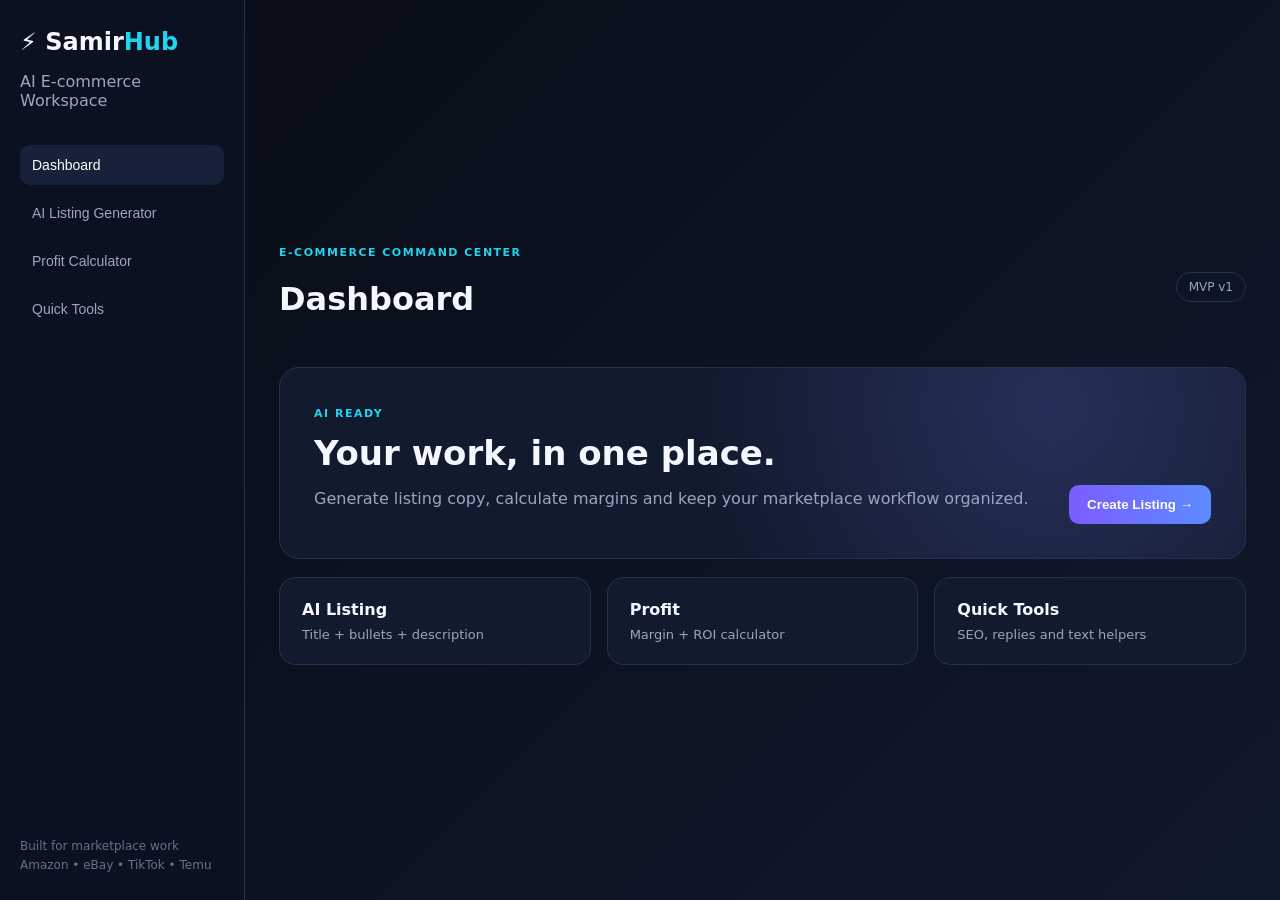
<file: index.html>
<!doctype html>
<html lang="en">
<head>
<meta charset="UTF-8"><meta name="viewport" content="width=device-width,initial-scale=1.0">
<title>Samir AI E-commerce Hub</title><link rel="stylesheet" href="style.css">
</head>
<body>
<div class="app"><aside><div class="brand">⚡ Samir<span>Hub</span></div><p class="muted">AI E-commerce Workspace</p><nav><button class="nav active" data-page="dashboard">Dashboard</button><button class="nav" data-page="listing">AI Listing Generator</button><button class="nav" data-page="profit">Profit Calculator</button><button class="nav" data-page="tools">Quick Tools</button></nav><div class="side-note">Built for marketplace work<br>Amazon • eBay • TikTok • Temu</div></aside><main><header><div><p class="eyebrow">E-COMMERCE COMMAND CENTER</p><h1 id="title">Dashboard</h1></div><div class="pill">MVP v1</div></header><section id="dashboard" class="page active"><div class="hero"><div><span class="badge">AI READY</span><h2>Your work, in one place.</h2><p>Generate listing copy, calculate margins and keep your marketplace workflow organized.</p></div><button class="primary jump" data-page="listing">Create Listing →</button></div><div class="cards"><div class="card"><b>AI Listing</b><span>Title + bullets + description</span></div><div class="card"><b>Profit</b><span>Margin + ROI calculator</span></div><div class="card"><b>Quick Tools</b><span>SEO, replies and text helpers</span></div></div></section><section id="listing" class="page"><div class="panel"><div class="panel-head"><div><h3>AI Listing Generator</h3><p>Enter product details and generate marketplace-ready copy.</p></div><select id="tone"><option>Professional</option><option>Premium</option><option>Simple</option><option>SEO Focused</option></select></div><div class="grid2"><label>Product name<input id="product" placeholder="e.g. Stainless Steel Water Bottle"></label><label>Brand<input id="brand" placeholder="e.g. SAM Retail"></label><label class="full">Key features<textarea id="features" placeholder="Leak proof, 750ml, stainless steel, insulated..."></textarea></label><label>Marketplace<select id="market"><option>Amazon</option><option>eBay</option><option>TikTok Shop</option><option>Temu</option><option>Shopify</option></select></label><label>Keywords<input id="keywords" placeholder="water bottle, flask, gym, travel"></label></div><button class="primary" id="generate">Generate Listing</button><div id="output" class="output hidden"></div></div></section><section id="profit" class="page"><div class="panel"><h3>Profit Calculator</h3><div class="grid2"><label>Cost price<input id="cost" type="number" value="400"></label><label>Selling price<input id="sell" type="number" value="500"></label><label>Marketplace fees<input id="fees" type="number" value="50"></label><label>Shipping<input id="shipping" type="number" value="0"></label></div><button class="primary" id="calc">Calculate</button><div id="profitOut" class="stats"></div></div></section><section id="tools" class="page"><div class="tools"><div class="tool"><h3>💬 Customer Reply</h3><textarea id="replyIn" placeholder="Paste customer message..."></textarea><button class="secondary" id="replyBtn">Draft Reply</button><div id="replyOut" class="miniout"></div></div><div class="tool"><h3>🔎 SEO Keywords</h3><input id="seoIn" placeholder="Product name"><button class="secondary" id="seoBtn">Suggest Keywords</button><div id="seoOut" class="miniout"></div></div></div></section></main></div><script src="app.js"></script></body></html>
</file>
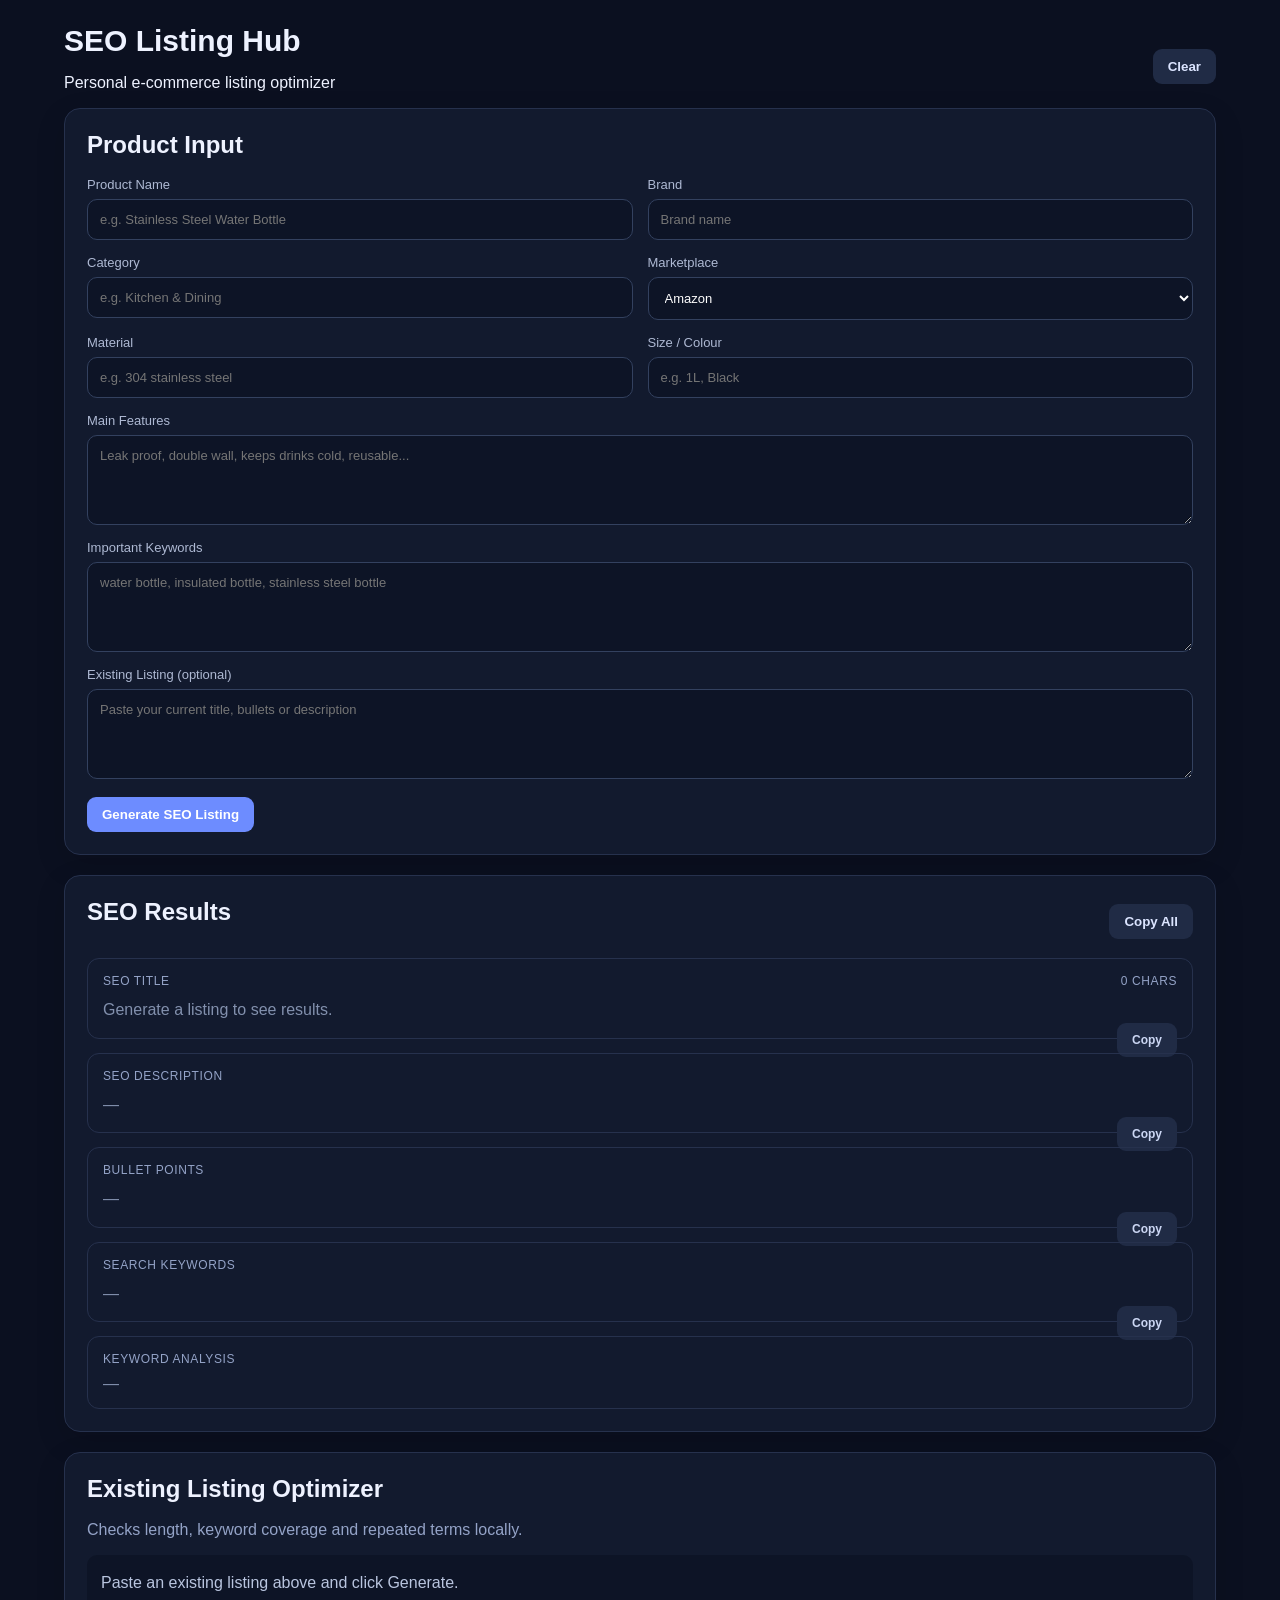
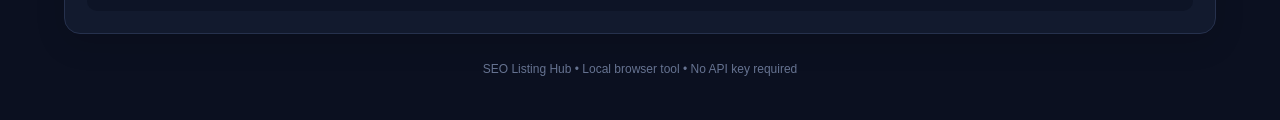
<file: seo-listing-hub/index.html>
<!doctype html><html lang="en"><head><meta charset="UTF-8"><meta name="viewport" content="width=device-width,initial-scale=1"><title>SEO Listing Hub</title><link rel="stylesheet" href="style.css"></head><body><div class="app"><header><div><h1>SEO Listing Hub</h1><p>Personal e-commerce listing optimizer</p></div><button id="clearBtn" class="ghost">Clear</button></header><main><section class="panel"><h2>Product Input</h2><div class="grid"><label>Product Name<input id="product" placeholder="e.g. Stainless Steel Water Bottle"></label><label>Brand<input id="brand" placeholder="Brand name"></label><label>Category<input id="category" placeholder="e.g. Kitchen & Dining"></label><label>Marketplace<select id="marketplace"><option>Amazon</option><option>eBay</option><option>Shopify</option><option>TikTok Shop</option><option>Temu</option></select></label><label>Material<input id="material" placeholder="e.g. 304 stainless steel"></label><label>Size / Colour<input id="variant" placeholder="e.g. 1L, Black"></label><label class="wide">Main Features<textarea id="features" placeholder="Leak proof, double wall, keeps drinks cold, reusable..."></textarea></label><label class="wide">Important Keywords<textarea id="keywords" placeholder="water bottle, insulated bottle, stainless steel bottle"></textarea></label><label class="wide">Existing Listing (optional)<textarea id="existing" placeholder="Paste your current title, bullets or description"></textarea></label></div><button id="generateBtn" class="primary">Generate SEO Listing</button></section><section class="panel"><div class="result-head"><h2>SEO Results</h2><button id="copyAll" class="ghost">Copy All</button></div><div class="result"><div class="label">SEO Title <span id="titleCount">0 chars</span></div><div id="outTitle" class="output muted">Generate a listing to see results.</div><button class="copy" data-target="outTitle">Copy</button></div><div class="result"><div class="label">SEO Description</div><div id="outDesc" class="output muted">—</div><button class="copy" data-target="outDesc">Copy</button></div><div class="result"><div class="label">Bullet Points</div><div id="outBullets" class="output muted">—</div><button class="copy" data-target="outBullets">Copy</button></div><div class="result"><div class="label">Search Keywords</div><div id="outKeywords" class="output muted">—</div><button class="copy" data-target="outKeywords">Copy</button></div><div class="result"><div class="label">Keyword Analysis</div><div id="analysis" class="table-wrap muted">—</div></div></section><section class="panel"><h2>Existing Listing Optimizer</h2><p class="hint">Checks length, keyword coverage and repeated terms locally.</p><div id="audit" class="audit">Paste an existing listing above and click Generate.</div></section></main><footer>SEO Listing Hub • Local browser tool • No API key required</footer></div><script src="app.js"></script></body></html>
</file>
<file: style.css>
:root{--bg:#0b1020;--panel:#121a2d;--line:#25314c;--text:#f4f7ff;--muted:#9aa7bf;--accent:#7c5cff;--accent2:#22d3ee}*{box-sizing:border-box}body{margin:0;background:linear-gradient(135deg,#080c17,#10182b);color:var(--text);font-family:Inter,system-ui,Arial}.app{display:flex;min-height:100vh}aside{width:245px;border-right:1px solid var(--line);padding:28px 20px;background:#0b1120}.brand{font-size:24px;font-weight:800}.brand span{color:var(--accent2)}.muted,.panel p,.hero p{color:var(--muted)}nav{margin-top:35px;display:grid;gap:8px}.nav{background:none;border:0;color:var(--muted);text-align:left;padding:12px;border-radius:10px;cursor:pointer;font-size:14px}.nav.active,.nav:hover{background:#18213a;color:#fff}.side-note{position:absolute;bottom:25px;color:#64718a;font-size:12px;line-height:1.6}main{flex:1;padding:34px;max-width:1250px;margin:auto;width:100%}header{display:flex;justify-content:space-between;align-items:center;margin-bottom:28px}.eyebrow,.badge{font-size:11px;letter-spacing:1.5px;color:var(--accent2);font-weight:700}.pill{border:1px solid var(--line);padding:7px 12px;border-radius:99px;color:var(--muted);font-size:12px}.page{display:none}.page.active{display:block}.hero{padding:34px;border:1px solid var(--line);border-radius:20px;background:radial-gradient(circle at 80% 20%,#25305a,transparent 45%),var(--panel);display:flex;justify-content:space-between;gap:25px;align-items:end}.hero h2{font-size:34px;margin:12px 0}.cards,.tools{display:grid;grid-template-columns:repeat(3,1fr);gap:16px;margin-top:18px}.card,.tool,.panel{background:var(--panel);border:1px solid var(--line);border-radius:16px;padding:22px}.card{display:grid;gap:8px}.card span{color:var(--muted);font-size:13px}.panel{max-width:1000px}.panel-head{display:flex;justify-content:space-between;gap:20px}.grid2{display:grid;grid-template-columns:1fr 1fr;gap:16px;margin:22px 0}label{display:grid;gap:7px;color:#cbd5e1;font-size:13px}.full{grid-column:1/-1}input,textarea,select{width:100%;background:#0c1324;border:1px solid var(--line);border-radius:10px;color:#fff;padding:12px;font:inherit}textarea{min-height:105px;resize:vertical}.primary,.secondary{border:0;border-radius:10px;padding:12px 18px;color:#fff;font-weight:700;cursor:pointer}.primary{background:linear-gradient(90deg,var(--accent),#5b8cff)}.secondary{background:#202b46}.output,.miniout{margin-top:18px;background:#0a1020;border:1px solid var(--line);border-radius:12px;padding:18px;line-height:1.6;white-space:pre-wrap}.hidden{display:none}.stats{display:flex;gap:14px;margin-top:18px;flex-wrap:wrap}.stat{background:#0a1020;border:1px solid var(--line);padding:16px;border-radius:12px;min-width:150px}.stat b{display:block;font-size:22px}.stat span{color:var(--muted);font-size:12px}@media(max-width:800px){aside{width:190px}.cards,.tools{grid-template-columns:1fr}.hero{display:block}.grid2{grid-template-columns:1fr}.full{grid-column:auto}}
</file>
<file: seo-listing-hub/style.css>
*{box-sizing:border-box}body{margin:0;font-family:Inter,Arial,sans-serif;background:#0b1020;color:#eef2ff}.app{max-width:1200px;margin:auto;padding:24px}header,.result-head{display:flex;justify-content:space-between;align-items:center;gap:16px}h1{margin:0;font-size:30px}h2{margin:0 0 18px}.panel{background:#121a2e;border:1px solid #26314d;border-radius:16px;padding:22px;margin-bottom:20px;box-shadow:0 10px 30px #0002}.grid{display:grid;grid-template-columns:1fr 1fr;gap:15px}label{font-size:13px;color:#aeb9d3;display:flex;flex-direction:column;gap:7px}.wide{grid-column:1/-1}input,textarea,select{width:100%;border:1px solid #33415f;background:#0d1426;color:#fff;border-radius:10px;padding:12px;font:inherit;outline:none}textarea{min-height:90px;resize:vertical}input:focus,textarea:focus,select:focus{border-color:#6d8cff}.primary,.ghost,.copy{border:0;border-radius:9px;padding:10px 15px;cursor:pointer;font-weight:700}.primary{margin-top:18px;background:#6d8cff;color:white}.ghost{background:#202b45;color:#dbe4ff}.copy{float:right;background:#202b45;color:#cbd6f3;font-size:12px}.result{position:relative;border:1px solid #26314d;border-radius:12px;padding:15px;margin-top:14px}.label{font-size:12px;color:#94a3c7;text-transform:uppercase;letter-spacing:.05em;margin-bottom:9px}.label span{float:right}.output{white-space:pre-wrap;line-height:1.6;padding-right:65px}.muted{color:#8290ad}.hint{color:#94a3c7}.table-wrap table{width:100%;border-collapse:collapse}.table-wrap th,.table-wrap td{text-align:left;padding:9px;border-bottom:1px solid #26314d}.audit{padding:14px;border-radius:10px;background:#0d1426;color:#b9c5df;line-height:1.7}footer{text-align:center;color:#667391;font-size:12px;padding:8px 0 20px}@media(max-width:700px){.grid{grid-template-columns:1fr}.wide{grid-column:auto}.app{padding:14px}h1{font-size:24px}}
</file>
